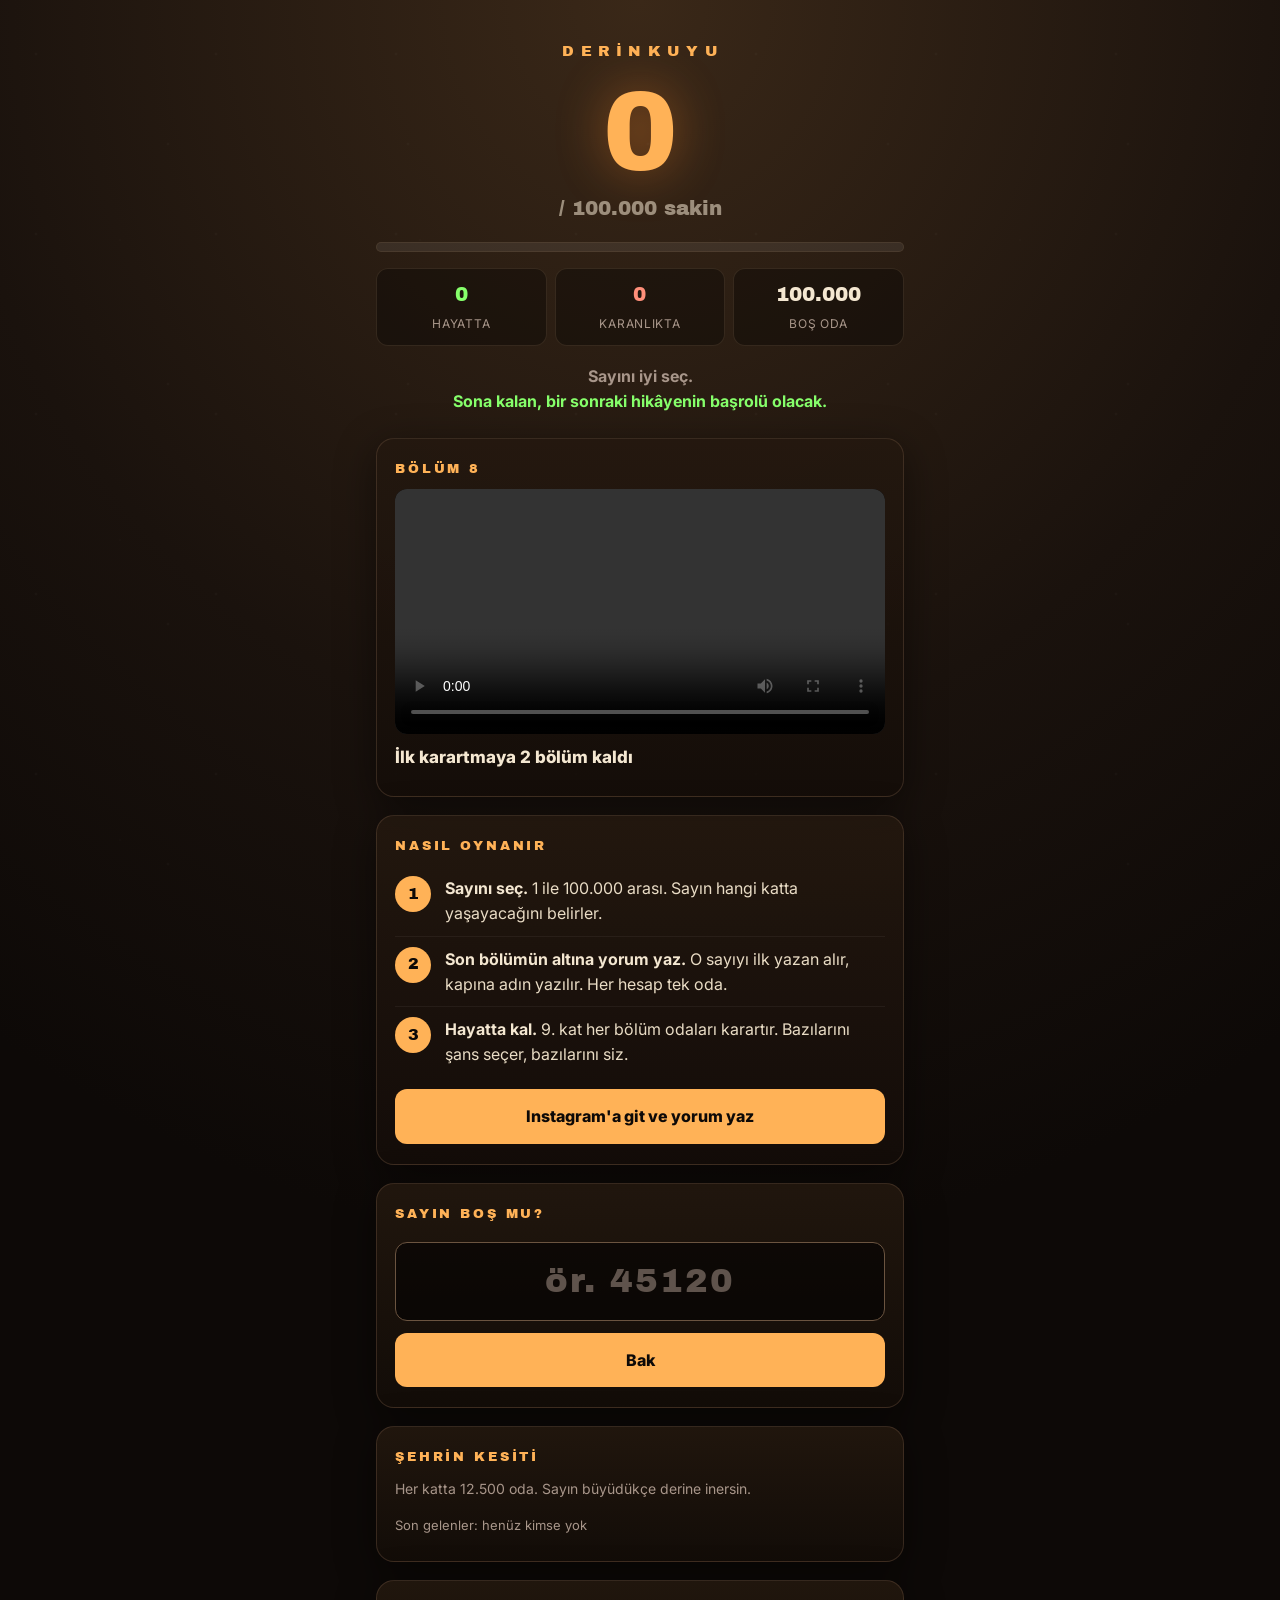
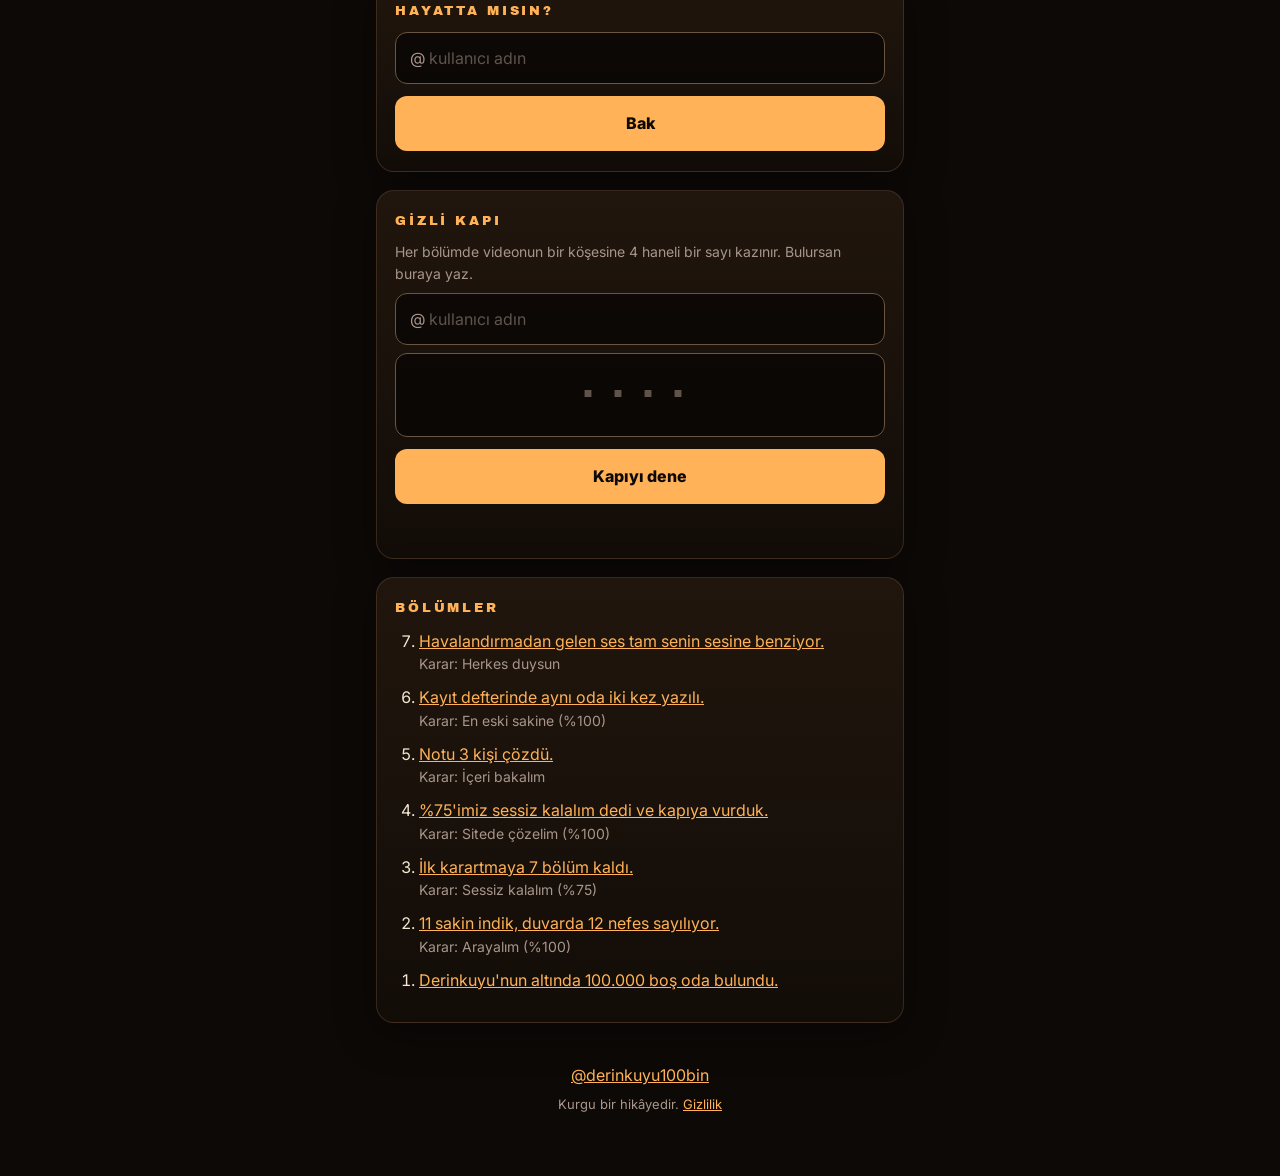
<file: index.html>
<!doctype html>
<html lang="tr">
<head>
<meta charset="utf-8">
<meta name="viewport" content="width=device-width,initial-scale=1,viewport-fit=cover">
<title>Derinkuyu · 100.000 oda</title>
<meta name="description" content="Derinkuyu'nun altında 100.000 oda var. Yoruma bir sayı yaz, odanı al. Sona kalan, bir sonraki hikâyenin başrolü olacak.">
<meta property="og:title" content="Derinkuyu · 100.000 oda">
<meta property="og:description" content="Sayını iyi seç. Sona kalan, bir sonraki hikâyenin başrolü olacak.">
<meta name="theme-color" content="#0d0907">
<link rel="preconnect" href="https://fonts.googleapis.com">
<link rel="preconnect" href="https://fonts.gstatic.com" crossorigin>
<link href="https://fonts.googleapis.com/css2?family=Archivo+Black&family=Inter:wght@500;700;800&display=swap" rel="stylesheet">
<link rel="stylesheet" href="stil.css">
</head>
<body>
<div class="toz" aria-hidden="true"></div>

<header class="ust">
  <div class="marka">DERİNKUYU</div>
  <div class="sayac"><span id="toplam">0</span></div>
  <div class="sayac-alt">/ 100.000 sakin</div>
  <div class="cubuk" aria-hidden="true"><div id="dolum"></div></div>
  <div class="durumlar">
    <div class="durum"><b id="kalan">0</b><span>hayatta</span></div>
    <div class="durum"><b id="karanlik">0</b><span>karanlıkta</span></div>
    <div class="durum"><b id="bos">100.000</b><span>boş oda</span></div>
  </div>
  <p class="hook">Sayını iyi seç. <em>Sona kalan, bir sonraki hikâyenin başrolü olacak.</em></p>
</header>

<main>
  <section id="son-bolum" class="kart gizli">
    <div class="etiket" id="bolum-etiket">SON BÖLÜM</div>
    <video id="video" controls playsinline preload="metadata"></video>
    <p id="kanca" class="kanca"></p>
  </section>

  <section id="kural" class="kart">
    <div class="etiket">NASIL OYNANIR</div>
    <ol class="adimlar">
      <li><b>Sayını seç.</b> 1 ile 100.000 arası. Sayın hangi katta yaşayacağını belirler.</li>
      <li><b>Son bölümün altına yorum yaz.</b> O sayıyı ilk yazan alır, kapına adın yazılır. Her hesap tek oda.</li>
      <li><b>Hayatta kal.</b> 9. kat her bölüm odaları karartır. Bazılarını şans seçer, bazılarını siz.</li>
    </ol>
    <a id="ig-git" class="dugme" href="https://www.instagram.com/derinkuyu100bin/" target="_blank" rel="noopener">Instagram'a git ve yorum yaz</a>
  </section>

  <section id="kontrol" class="kart">
    <div class="etiket">SAYIN BOŞ MU?</div>
    <form id="no-form" autocomplete="off">
      <input id="no" class="buyuk-giris" required inputmode="numeric" maxlength="7" placeholder="ör. 45120" aria-label="Oda numarası">
      <button type="submit">Bak</button>
    </form>
    <div id="no-sonuc" class="sonuc gizli" role="status"></div>
  </section>

  <section id="harita" class="kart">
    <div class="etiket">ŞEHRİN KESİTİ</div>
    <p class="soluk">Her katta 12.500 oda. Sayın büyüdükçe derine inersin.</p>
    <div id="katlar" class="katlar"></div>
    <p id="muhurler" class="soluk gizli"></p>
    <p class="soluk kucuk">Son gelenler: <span id="son-gelenler">henüz kimse yok</span></p>
  </section>

  <section id="bul" class="kart">
    <div class="etiket">HAYATTA MISIN?</div>
    <form id="bul-form" autocomplete="off">
      <div class="giris"><span>@</span><input id="bul-q" required maxlength="31" placeholder="kullanıcı adın" autocapitalize="none" spellcheck="false" aria-label="Kullanıcı adı"></div>
      <button type="submit">Bak</button>
    </form>
    <div id="bul-sonuc" class="sonuc gizli" role="status"></div>
    <div id="kapi-kutu" class="gizli">
      <canvas id="kapi" width="1080" height="1920" aria-label="Oda kapın"></canvas>
      <a id="indir" class="dugme ikincil" download="derinkuyu-odam.png">Kapını indir (story için)</a>
    </div>
  </section>

  <section id="oylama" class="kart gizli">
    <div class="etiket">BU BÖLÜMÜN KARARI</div>
    <p id="soru" class="soru"></p>
    <div id="secenekler" class="secenekler"></div>
    <p id="oy-durum" class="soluk"></p>
  </section>

  <section id="gizli-kapi" class="kart">
    <div class="etiket">GİZLİ KAPI</div>
    <p class="soluk">Her bölümde videonun bir köşesine 4 haneli bir sayı kazınır. Bulursan buraya yaz.</p>
    <form id="kod-form" autocomplete="off">
      <div class="giris"><span>@</span><input id="kod-kullanici" required maxlength="31" placeholder="kullanıcı adın" autocapitalize="none" spellcheck="false" aria-label="Kullanıcı adı"></div>
      <input id="kod" class="kod" required inputmode="numeric" pattern="[0-9]{4}" maxlength="4" placeholder="····" aria-label="Kod">
      <button type="submit">Kapıyı dene</button>
    </form>
    <p id="kod-sonuc" role="status"></p>
  </section>

  <section id="arsiv" class="kart gizli">
    <div class="etiket">BÖLÜMLER</div>
    <ol id="bolumler" reversed></ol>
  </section>
</main>

<footer>
  <p><a href="https://www.instagram.com/derinkuyu100bin/" target="_blank" rel="noopener">@derinkuyu100bin</a></p>
  <p class="soluk kucuk">Kurgu bir hikâyedir. <a href="gizlilik.html">Gizlilik</a></p>
</footer>

<script src="ayar.js"></script>
<script src="app.js"></script>
</body>
</html>
</file>
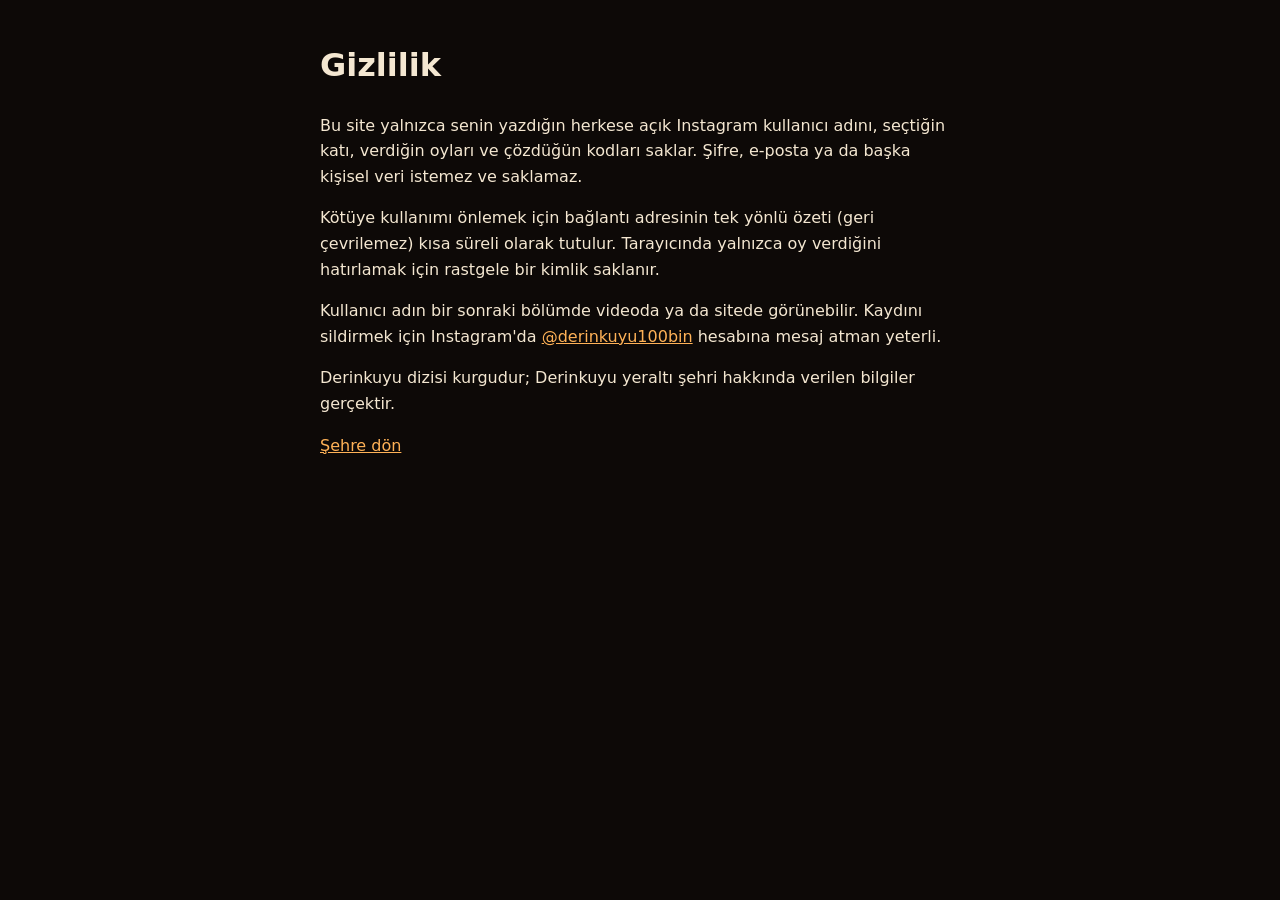
<file: gizlilik.html>
<!doctype html><html lang="tr"><meta charset="utf-8"><meta name="viewport" content="width=device-width,initial-scale=1"><title>Gizlilik | Derinkuyu</title>
<style>body{font-family:system-ui,sans-serif;max-width:640px;margin:40px auto;padding:0 16px;line-height:1.6;background:#0d0907;color:#f4e7d1}a{color:#ffb257}</style>
<h1>Gizlilik</h1>
<p>Bu site yalnızca senin yazdığın herkese açık Instagram kullanıcı adını, seçtiğin katı, verdiğin oyları ve çözdüğün kodları saklar. Şifre, e-posta ya da başka kişisel veri istemez ve saklamaz.</p>
<p>Kötüye kullanımı önlemek için bağlantı adresinin tek yönlü özeti (geri çevrilemez) kısa süreli olarak tutulur. Tarayıcında yalnızca oy verdiğini hatırlamak için rastgele bir kimlik saklanır.</p>
<p>Kullanıcı adın bir sonraki bölümde videoda ya da sitede görünebilir. Kaydını sildirmek için Instagram'da <a href="https://www.instagram.com/derinkuyu100bin/">@derinkuyu100bin</a> hesabına mesaj atman yeterli.</p>
<p>Derinkuyu dizisi kurgudur; Derinkuyu yeraltı şehri hakkında verilen bilgiler gerçektir.</p>
<p><a href="./">Şehre dön</a></p></html>
</file>
<file: stil.css>
:root{--gece:#0d0907;--koyu:#1a120d;--kaya:#6b5440;--kaya2:#8c7052;--tuf:#d9bf98;--mum:#ffb257;--mum2:#ff8a2a;--krem:#f4e7d1;--yesil:#86ff6b;--soluk:#a8968a;--kirmizi:#ff8f7a;--bas:'Archivo Black',Impact,system-ui,sans-serif;--govde:Inter,system-ui,-apple-system,"Segoe UI",Roboto,sans-serif}
*{box-sizing:border-box}
html{background:var(--gece)}
body{margin:0;min-height:100vh;color:var(--krem);font:16px/1.55 var(--govde);-webkit-text-size-adjust:100%;
  background:radial-gradient(ellipse 120% 60% at 50% 0,#3a2818 0,#1a120d 45%,var(--gece) 75%) no-repeat,var(--gece)}
.toz{position:fixed;inset:0;pointer-events:none;opacity:.18;z-index:0;
  background-image:radial-gradient(circle at 20% 30%,#fff2 0 1px,transparent 2px),radial-gradient(circle at 70% 60%,#fff2 0 1px,transparent 2px),radial-gradient(circle at 40% 80%,#fff1 0 1px,transparent 2px);
  background-size:180px 180px,240px 240px,300px 300px;animation:toz 40s linear infinite}
@keyframes toz{to{background-position:0 -180px,0 -240px,0 -300px}}
main,header,footer{position:relative;z-index:1;max-width:560px;margin:0 auto;padding:0 16px}
.ust{padding-top:40px;padding-bottom:6px;text-align:center}
.marka{font-family:var(--bas);letter-spacing:.42em;font-size:15px;color:var(--mum);padding-left:.42em}
.sayac{font-family:var(--bas);font-size:clamp(64px,22vw,112px);line-height:1;margin-top:14px;color:var(--mum);text-shadow:0 0 50px rgba(255,138,42,.45);font-variant-numeric:tabular-nums}
.sayac-alt{font-family:var(--bas);color:var(--krem);opacity:.55;font-size:20px;margin-top:4px}
.cubuk{height:10px;border-radius:5px;background:#ffffff14;margin:18px 0 16px;overflow:hidden;border:1px solid #6b544055}
.cubuk div{height:100%;background:linear-gradient(90deg,var(--mum2),var(--mum));width:0;transition:width 1.2s cubic-bezier(.2,.8,.2,1)}
.durumlar{display:grid;grid-template-columns:repeat(3,1fr);gap:8px}
.durum{background:#00000055;border:1px solid #6b544055;border-radius:12px;padding:10px 4px}
.durum b{display:block;font-family:var(--bas);font-size:20px;font-weight:400;font-variant-numeric:tabular-nums}
.durum span{font-size:12px;color:var(--soluk);letter-spacing:.06em;text-transform:uppercase}
.durum:nth-child(1) b{color:var(--yesil)}
.durum:nth-child(2) b{color:var(--kirmizi)}
.hook{margin:18px 0 0;font-weight:700;color:var(--soluk)}
.hook em{font-style:normal;color:var(--yesil);display:block}
.kart{background:linear-gradient(180deg,#24180fdd,#140d09dd);border:1px solid #6b544066;border-radius:18px;padding:20px 18px;margin:18px 0;box-shadow:0 10px 40px #0007}
.etiket{font-family:var(--bas);font-size:13px;letter-spacing:.22em;color:var(--mum);margin-bottom:10px}
p{margin:6px 0}
.soluk{color:var(--soluk);font-size:14px}
.kucuk{font-size:13px}
.gizli{display:none!important}
.adimlar{margin:4px 0 0;padding:0;list-style:none;counter-reset:a}
.adimlar li{counter-increment:a;position:relative;padding:10px 0 10px 50px;border-bottom:1px solid #ffffff0d;color:#e9dcc5}
.adimlar li:last-child{border:0}
.adimlar li::before{content:counter(a);position:absolute;left:0;top:10px;width:36px;height:36px;border-radius:50%;display:grid;place-items:center;font-family:var(--bas);background:var(--mum);color:var(--gece)}
.adimlar b{color:var(--krem)}
input{width:100%;font:inherit;color:var(--krem);background:#0008;border:1px solid var(--kaya);border-radius:12px;padding:13px 14px;margin-top:8px;min-width:0}
input::placeholder{color:#a8968a88}
.buyuk-giris{font-family:var(--bas);font-size:34px;text-align:center;letter-spacing:.06em;padding:12px}
.giris{display:flex;align-items:center;background:#0008;border:1px solid var(--kaya);border-radius:12px;margin-top:8px}
.giris span{padding:0 2px 0 14px;color:var(--soluk)}
.giris input{border:0;background:none;margin:0;padding-left:2px}
input:focus,button:focus-visible,.dugme:focus-visible{outline:2px solid var(--mum);outline-offset:2px}
.giris:focus-within{outline:2px solid var(--mum);outline-offset:2px}
.giris input:focus{outline:0}
button,.dugme{display:block;width:100%;font:inherit;font-weight:800;color:var(--gece);background:var(--mum);border:0;border-radius:12px;padding:15px;margin-top:12px;cursor:pointer;text-align:center;text-decoration:none;transition:transform .1s,filter .2s}
button:active,.dugme:active{transform:scale(.98)}
button:hover,.dugme:hover{filter:brightness(1.08)}
button:disabled{opacity:.6;cursor:wait}
.dugme.ikincil{background:transparent;color:var(--mum);border:2px solid var(--mum)}
.dugme.yesil{background:var(--yesil)}
.sonuc{margin-top:14px;padding:16px;border-radius:14px;background:#0007;border:1px solid var(--kaya);animation:gel .35s ease}
@keyframes gel{from{opacity:0;transform:translateY(6px)}}
.sonuc .buyuk{font-family:var(--bas);font-size:26px;line-height:1.2}
.sonuc.bos{border-color:var(--yesil)}.sonuc.bos .buyuk{color:var(--yesil)}
.sonuc.dolu{border-color:var(--mum)}.sonuc.dolu .buyuk{color:var(--mum)}
.sonuc.kara{border-color:var(--kirmizi)}.sonuc.kara .buyuk{color:var(--kirmizi)}
.kopyala{font-family:var(--bas);letter-spacing:.04em}
.katlar{display:grid;gap:6px;margin-top:10px}
.kat{position:relative;display:grid;grid-template-columns:1fr auto;gap:0 10px;align-items:center;padding:10px 12px;border-radius:12px;background:#0008;border:1px solid #6b544055;overflow:hidden;cursor:pointer}
.kat .dolu{position:absolute;inset:0 auto 0 0;background:linear-gradient(90deg,#ffb25733,#ffb25711);width:0;transition:width 1s}
.kat>*:not(.dolu){position:relative}
.kat-ad{font-family:var(--bas);font-size:15px;letter-spacing:.03em}
.kat-ad small{display:block;font-family:var(--govde);font-weight:700;font-size:11px;letter-spacing:.12em;color:var(--soluk)}
.kat-ar{font-family:var(--bas);font-size:14px;color:var(--mum);text-align:right;font-variant-numeric:tabular-nums}
.kat-n{grid-column:1/-1;font-size:12px;color:var(--soluk);margin-top:2px}
.kat.sec{border-color:var(--mum);box-shadow:0 0 24px #ff8a2a44}
.kat.k9{background:#06120a;border-color:#86ff6b88;cursor:default;box-shadow:0 0 22px #86ff6b22;animation:nabiz 3s ease-in-out infinite}
.kat.k9 .kat-ad,.kat.k9 .kat-ar{color:var(--yesil)}
@keyframes nabiz{50%{box-shadow:0 0 34px #86ff6b44}}
.soru{font-family:var(--bas);font-size:22px;line-height:1.25;margin:0 0 8px}
.secenekler{display:grid;gap:10px;margin-top:10px}
.secenekler button{margin:0;background:transparent;color:var(--krem);border:2px solid var(--mum);position:relative;overflow:hidden;text-align:left;padding:15px 16px}
.secenekler button .yuzde{position:absolute;inset:0;background:#ffb25733;width:0;transition:width .8s}
.secenekler button span{position:relative}
.secenekler button.secili{border-color:var(--yesil)}
.kod{font-family:var(--bas);font-size:36px;letter-spacing:.5em;text-align:center;padding-left:.5em}
#kod-sonuc{font-weight:700;min-height:1.4em}
.dogru{color:var(--yesil)}.elendi{color:var(--kirmizi)}.yesil-yazi{color:var(--yesil)}
video{width:100%;border-radius:12px;background:#000;max-height:72vh;display:block}
.kanca{font-weight:800;font-size:17px;margin-top:10px}
canvas{width:100%;max-width:260px;display:block;margin:14px auto 0;border-radius:12px;border:1px solid var(--kaya)}
#bolumler{padding-left:24px;margin:0}
#bolumler li{margin:10px 0}
a{color:var(--mum)}
footer{padding:16px 16px 56px;text-align:center}
@media (prefers-reduced-motion:reduce){*{transition:none!important;animation:none!important}}
</file>
